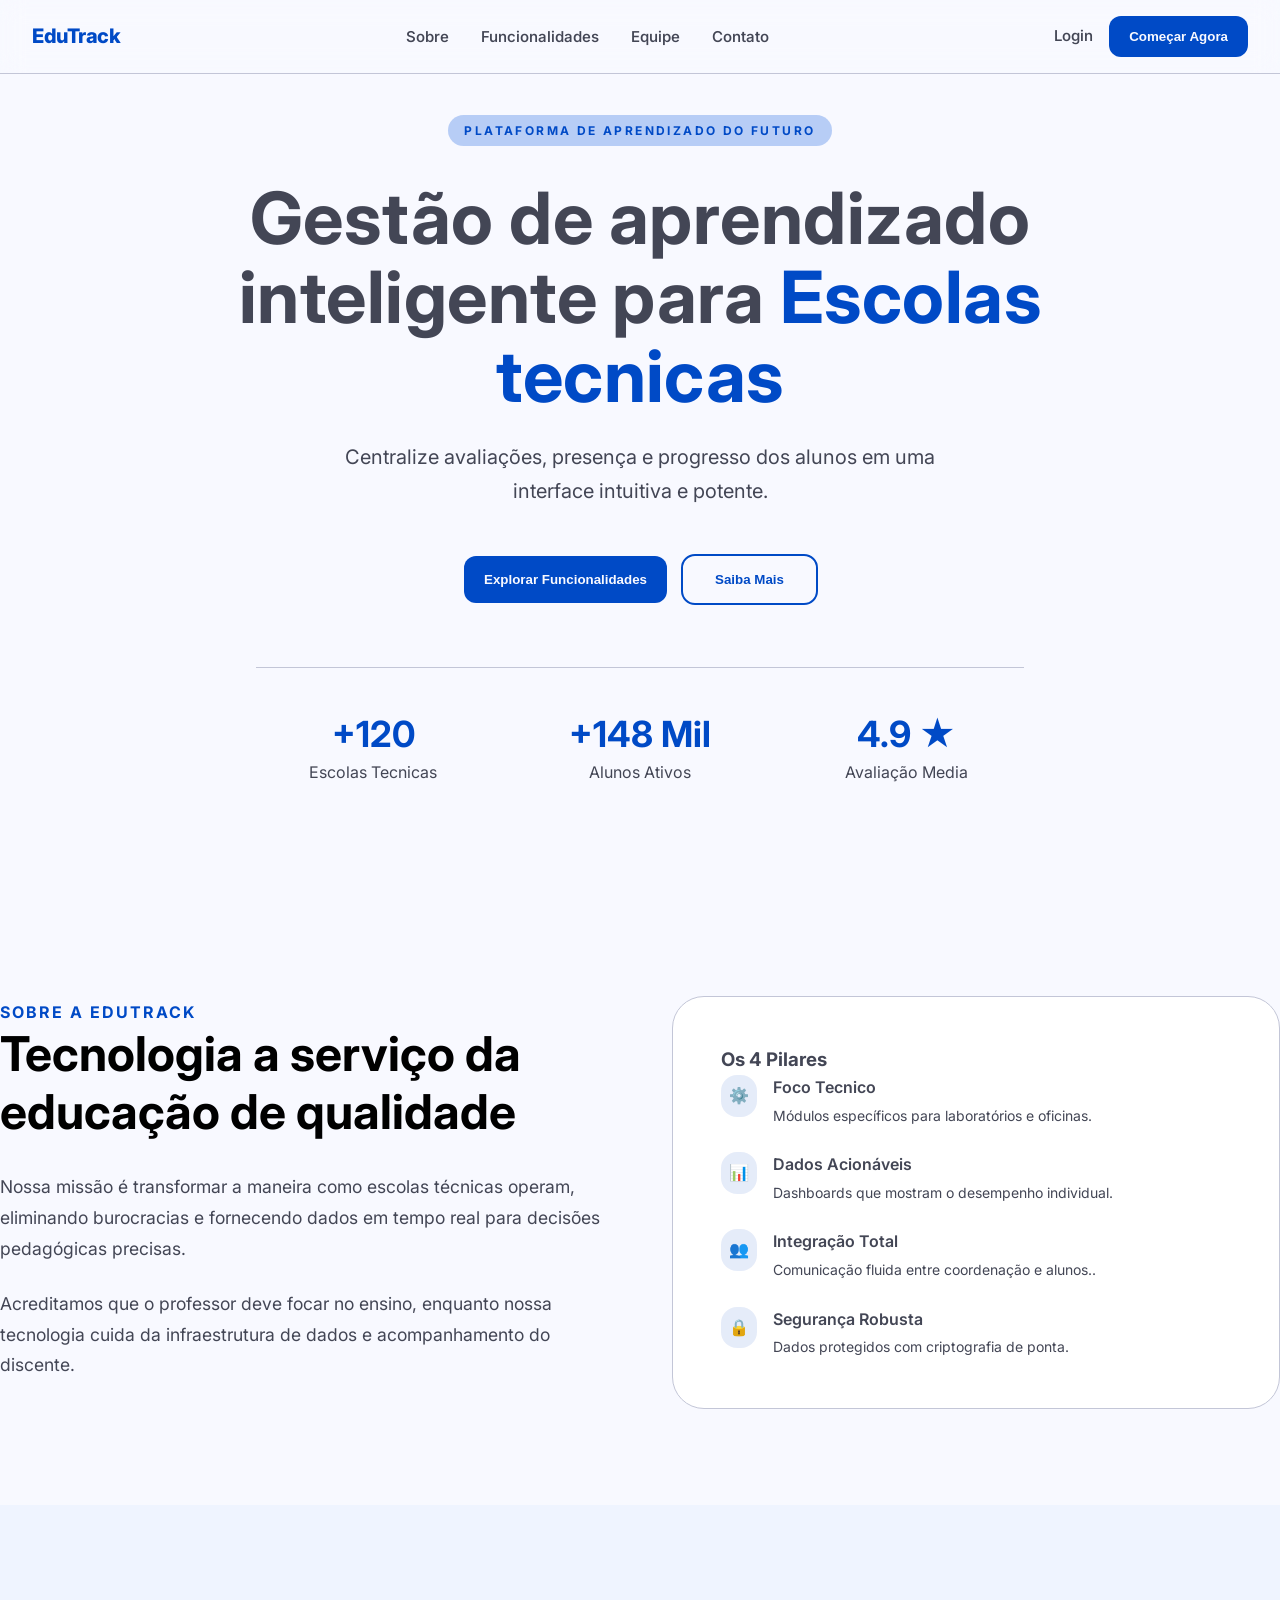
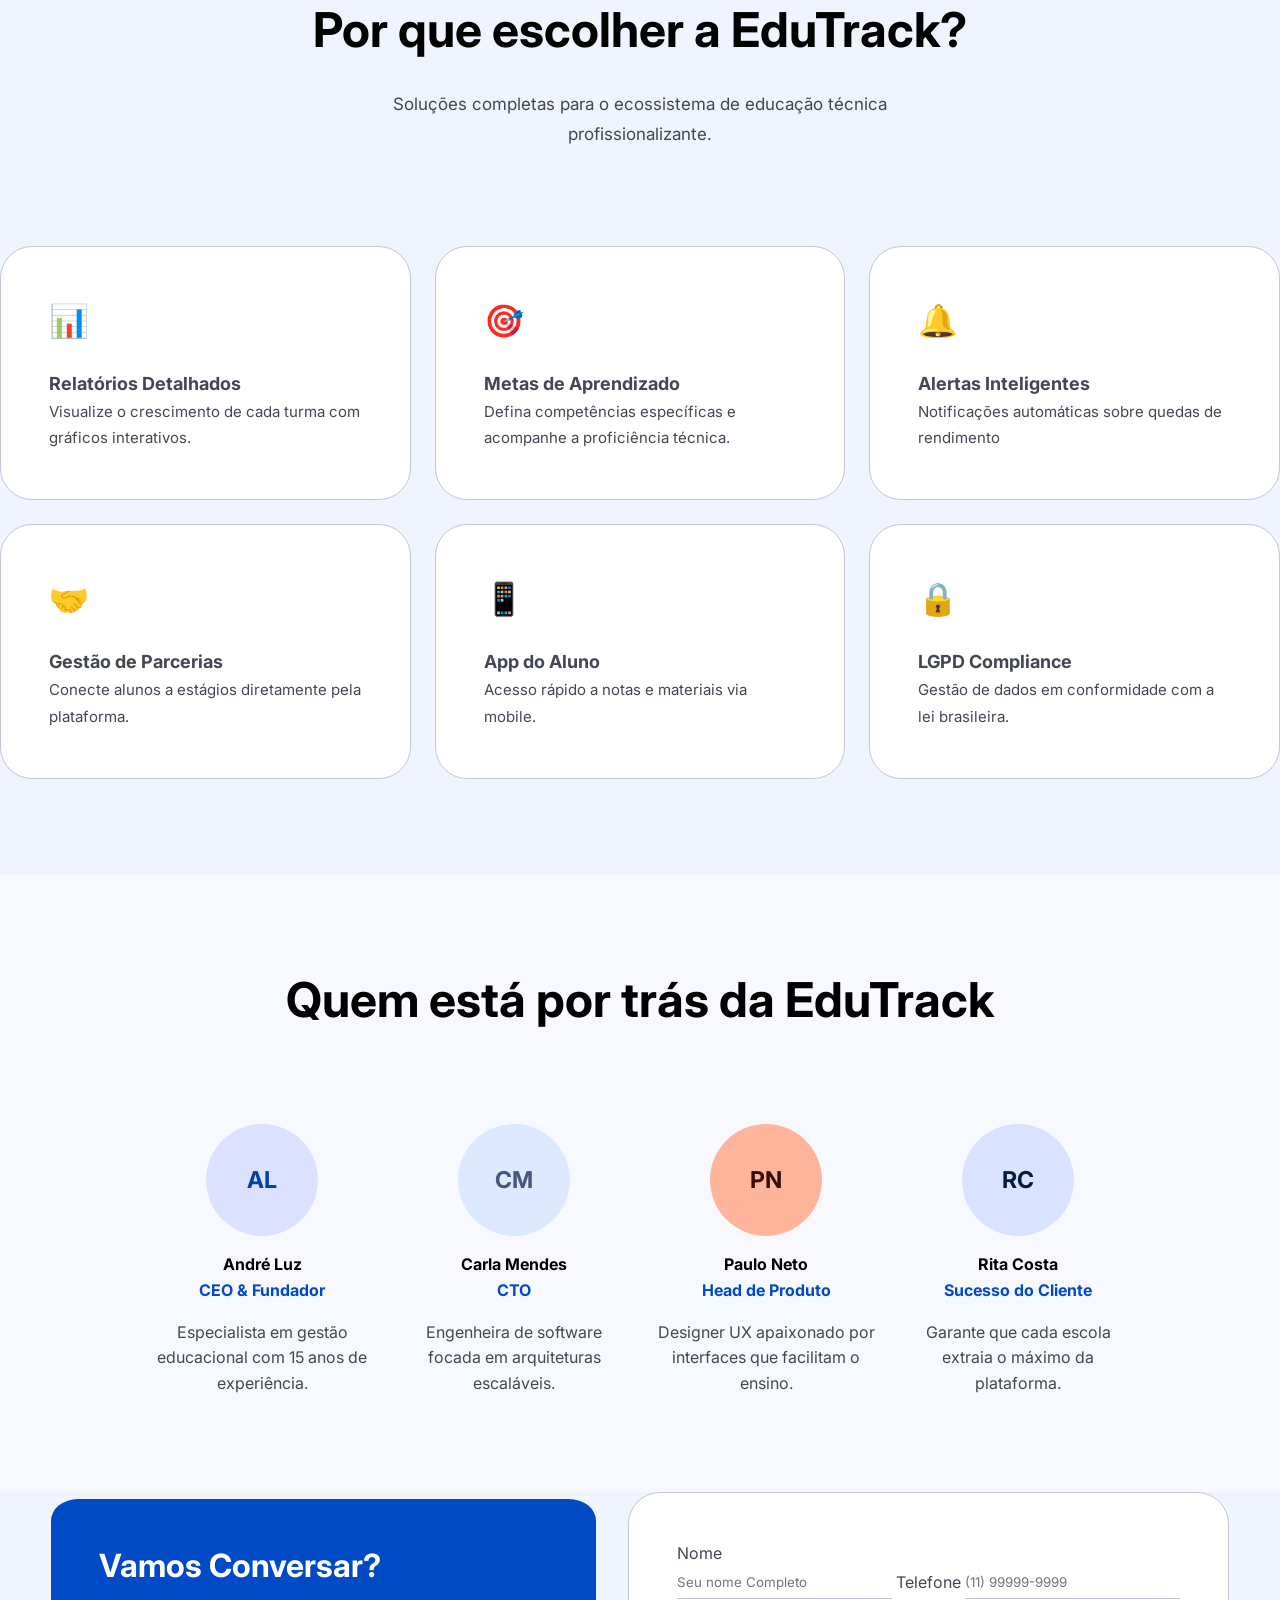
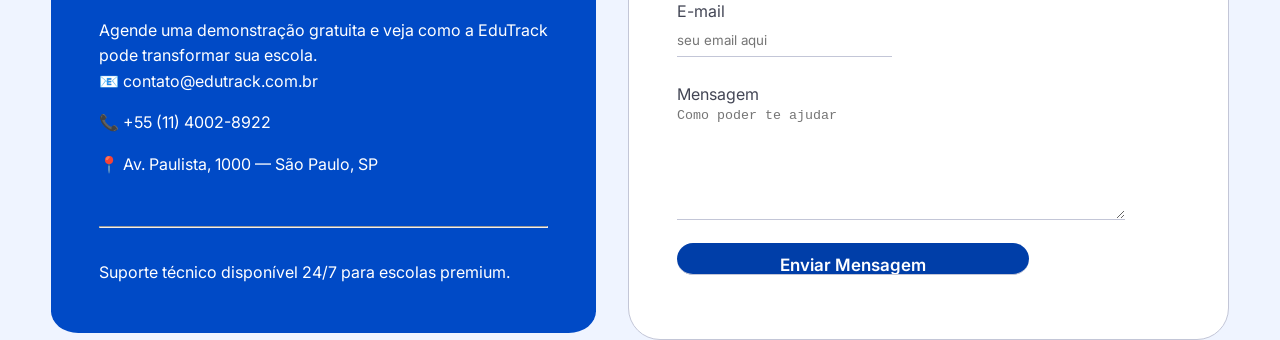
<file: aula03/aula4/landing_page/index.html>
<!DOCTYPE html>
<html lang="pt-br">

<head>
    <meta charset="UTF-8">
    <meta name="viewport" content="width=device-width, initial-scale=1.0">
    <link rel="preconnect" href="https://fonts.googleapis.com">
    <link rel="preconnect" href="https://fonts.gstatic.com" crossorigin>
    <link
        href="https://fonts.googleapis.com/css2?family=Inter:ital,opsz,wght@0,14..32,100..900;1,14..32,100..900&display=swap"
        rel="stylesheet">
    <link rel="stylesheet" href="style.css">
    <title>Landing Page</title>
</head>

<body>
    <header class="navbar">
        <nav class="navbar-inner">
            <a href="#" class="navbar-logo">EduTrack</a>
            <ul class="navbar-links">

                <li><a href="#sobre">Sobre</a></li>
                <li><a href="#funcionalidades">Funcionalidades</a></li>
                <li><a href="#equipe">Equipe</a></li>
                <li> <a href="#contato">Contato</a></li>

            </ul>
            <div class="botoes">
                <a href="#login" class="navbar-login-link">Login</a>
                <button class="navbar-button">Começar Agora</button>
            </div>

        </nav>



    </header>
    <main>
        <section class="hero">

            <span class="hero-label">plataforma de aprendizado do futuro</span>
            <h1 class="hero-titulo">Gestão de aprendizado inteligente para <span>Escolas tecnicas </span> </h1>
            <p class="hero-subtitulo">Centralize avaliações, presença e progresso dos alunos em uma interface
                intuitiva e potente. </p>
            <div class="hero-botoes">
                <button class="btn-funcionalidades"> Explorar Funcionalidades</button>
                <button class="btn-saiba-mais">Saiba Mais</button></div>
            <div class="hero-estatisticas">
                <div class="hero-estatisticas-item">
                    <span class="dados-numeros">+120</span>
                    <span class="dados-decricao">Escolas Tecnicas</span>

                </div>
                <div class="hero-estatisticas-item">
                    <span class="dados-numeros">+148 Mil</span>
                    <span class="dados-decricao">Alunos Ativos</span>
                </div>
                <div class="hero-estatisticas-item">
                    <span class="dados-numeros">4.9 ★</span>
                    <span class="dados-decricao">Avaliação Media</span>
                </div>



            </div>


        </section>
        <section class="sobre">
            <div class="conteiner">

                <div class="sobre-texto">
                    <!-- primeira coluna -->
                    <span>Sobre a EduTrack</span>
                    <h2>Tecnologia a serviço da educação de qualidade</h2>
                    <p class="sobre-paragrafo">Nossa missão é transformar a maneira como escolas técnicas operam,
                        eliminando burocracias e fornecendo dados em tempo real para decisões pedagógicas precisas.</p>
                    <p class="sobre-paragrafo">Acreditamos que o professor deve focar no ensino, enquanto nossa
                        tecnologia cuida da infraestrutura de dados e acompanhamento do discente.</p>


                </div><!-- fim da primeira coluna -->
                <!--  -->
                <div class="sobre-pilares">
                    <h3 class="sobre-pilates-titulo">Os 4 Pilares</h3>
                    <ul class="pilares-lista">
                        <li class="pilar">
                            <div class="pilar-icone">⚙️</div>
                            <div>
                                <strong class="pilar-titulo">Foco Tecnico</strong>
                                <span class="pilar-descricao">Módulos específicos para laboratórios e oficinas.</span>


                            </div>
                        </li>
                        <li class="pilar">
                            <div class="pilar-icone">📊</div>
                            <div>
                                <strong class="pilar-titulo">Dados Acionáveis</strong>
                                <span class="pilar-descricao">Dashboards que mostram o desempenho individual.</span>


                            </div>
                        </li>
                        <li class="pilar">
                            <div class="pilar-icone">👥</div>
                            <div>
                                <strong class="pilar-titulo">Integração Total</strong>
                                <span class="pilar-descricao">Comunicação fluida entre coordenação e alunos..</span>


                            </div>
                        </li>
                        <li class="pilar">
                            <div class="pilar-icone">🔒</div>
                            <div>
                                <strong class="pilar-titulo">Segurança Robusta</strong>
                                <span class="pilar-descricao">Dados protegidos com criptografia de ponta.</span>


                            </div>
                        </li>
                    </ul>
                </div>



            </div>

        </section>

        <section class="solucoes">
            <div class="conteiner">
                <header class="solucoes-header">
                    <h2>Por que escolher a EduTrack?</h2>
                    <p class="solucoes-descricao">Soluções completas para o ecossistema de educação técnica
                        profissionalizante.</p>

                </header>

                <div class="cards-grids">



                    <div class="card">


                        <div class="card-icone">📊</div>
                        <div class="card-titulo">Relatórios Detalhados</div>
                        <p class="card-descricao">Visualize o crescimento de cada turma com gráficos interativos.</p>

                    </div>
                    <div class="card">

                        <div class="card-icone">🎯</div>
                        <div class="card-titulo">Metas de Aprendizado</div>
                        <p class="card-descricao">Defina competências específicas e acompanhe a proficiência técnica.
                        </p>
                    </div>

                    <div class="card">

                        <div class="card-icone">🔔</div>
                        <div class="card-titulo">Alertas Inteligentes</div>
                        <p class="card-descricao">Notificações automáticas sobre quedas de rendimento
                        </p>

                    </div>
                    <div class="card">

                        <div class="card-icone">🤝</div>
                        <div class="card-titulo">Gestão de Parcerias</div>
                        <p class="card-descricao">Conecte alunos a estágios diretamente pela plataforma.
                        </p>

                    </div>
                    <div class="card">

                        <div class="card-icone">📱</div>
                        <div class="card-titulo">App do Aluno</div>
                        <p class="card-descricao">Acesso rápido a notas e materiais via mobile.
                        </p>

                    </div>
                    <div class="card">

                        <div class="card-icone">🔒</div>
                        <div class="card-titulo">LGPD Compliance</div>
                        <p class="card-descricao">Gestão de dados em conformidade com a lei brasileira.
                        </p>


                    </div>
                </div>
            </div>


        </section>
        <!-- seção equipe -->
        <section class="equipe">
            <div class="conteiner-equipe">
                <h2 class="th2">Quem está por trás da EduTrack</h2>
                <div class="dados-equipe">
                    <div class="menbro-equipe">
                        <div class="avatar" style="background-color: #dbe1ff; color: #003ea8;">AL</div>
                        <h4>André Luz</h4>
                        <span class="menbro-cargo">CEO & Fundador</span>
                        <span class="menbro-descricao">Especialista em gestão educacional com 15 anos de
                            experiência.</span>
                    </div>
                    <div class="menbro-equipe">
                        <div class="avatar" style="background-color:#dce9ff;color: #465780;">CM</div>
                        <h4>Carla Mendes</h4>
                        <span class="menbro-cargo">CTO</span>
                        <span class="menbro-descricao">Engenheira de software focada em arquiteturas escaláveis.</span>
                    </div>
                    <div class="menbro-equipe">
                        <div class="avatar" style="background-color:#ffb59c;color:#380c00;">PN</div>
                        <h4>Paulo Neto</h4>
                        <span class="menbro-cargo">Head de Produto</span>
                        <span class="menbro-descricao">Designer UX apaixonado por interfaces que facilitam o
                            ensino.</span>
                    </div>
                    <div class="menbro-equipe">
                        <div class="avatar" style="background-color:#d9e2ff;color: #051a40;">RC</div>
                        <h4>Rita Costa</h4>
                        <span class="menbro-cargo">Sucesso do Cliente</span>
                        <span class="menbro-descricao">Garante que cada escola extraia o máximo da plataforma.</span>
                    </div>
                </div>
            </div>

        </section>
        <section class="contato">

            <div class="localizacao">
                <h2 class="vamos">Vamos Conversar?</h2>
                <p class="vamos2">Agende uma demonstração gratuita e veja como a EduTrack<br /> pode transformar sua
                    escola.

                </p>
                <span class="email">📧 contato@edutrack.com.br</span>
                <span class="te">📞 +55 (11) 4002-8922</span>
                <span class="street">📍 Av. Paulista, 1000 — São Paulo, SP</span>
                <hr>
                <div class="spp"> Suporte técnico disponível 24/7 para escolas premium.</div>
            </div>
            <div class="formulario">
                <div class="linha1">
                    <label class="nome">Nome</label><br />
                    <input type="text" placeholder="Seu nome Completo" required>
                    <label class="telefone">Telefone</label>
                    <input type="tel" placeholder="(11) 99999-9999" required>
                    <br /></div>
                <label class="mail">E-mail</label><br />
                <input type="mail" placeholder="seu email aqui" required><br /><br />
                <label class="mensagem">Mensagem</label><br />
                <textarea class="textarea" placeholder="Como poder te ajudar" required></textarea>
                <input type="submit" class="btn-enviar" value="Enviar Mensagem">
            </div>




        </section>




    </main>






</body>

</html>
</file>
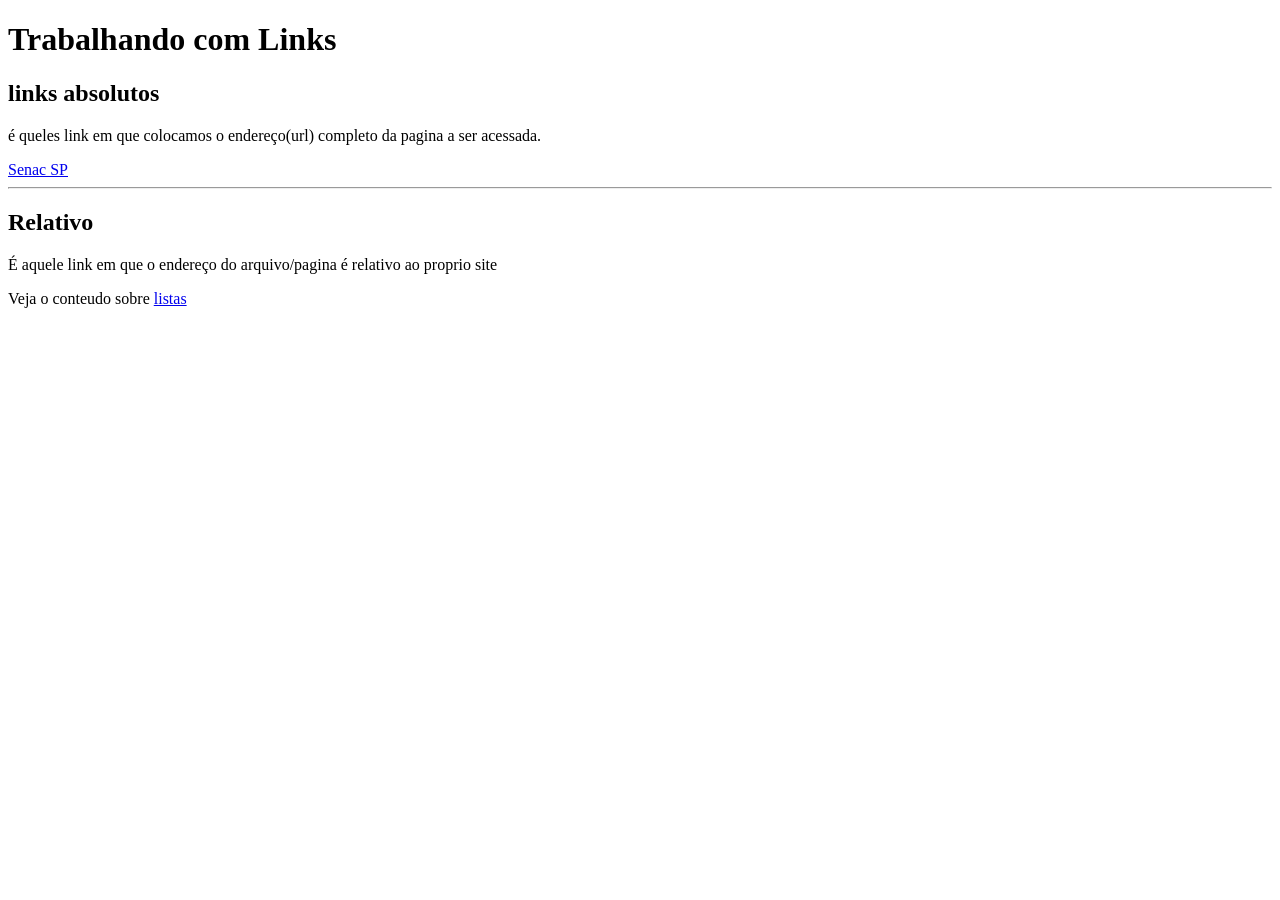
<file: links.html>
<!DOCTYPE html>
<html lang="pt-br">
<head>
    <meta charset="UTF-8">
    <meta name="viewport" content="width=device-width, initial-scale=1.0">
    <title>Links HTML</title>
</head>
<body>
    <h1>Trabalhando com Links</h1>
    <h2>links absolutos</h2>
    <p>é queles link em que colocamos o endereço(url) completo da pagina a ser acessada.</p>
    <a target="_blank" href="https://senaconline.sp.senac.br/">Senac SP</a>
    <hr>
    <h2>Relativo</h2>
    <p>É aquele link em que o endereço do arquivo/pagina é relativo ao proprio site</p>
    <p>Veja o conteudo sobre <a href="lista.html">listas</a></p>
</body>
</html>
</file>
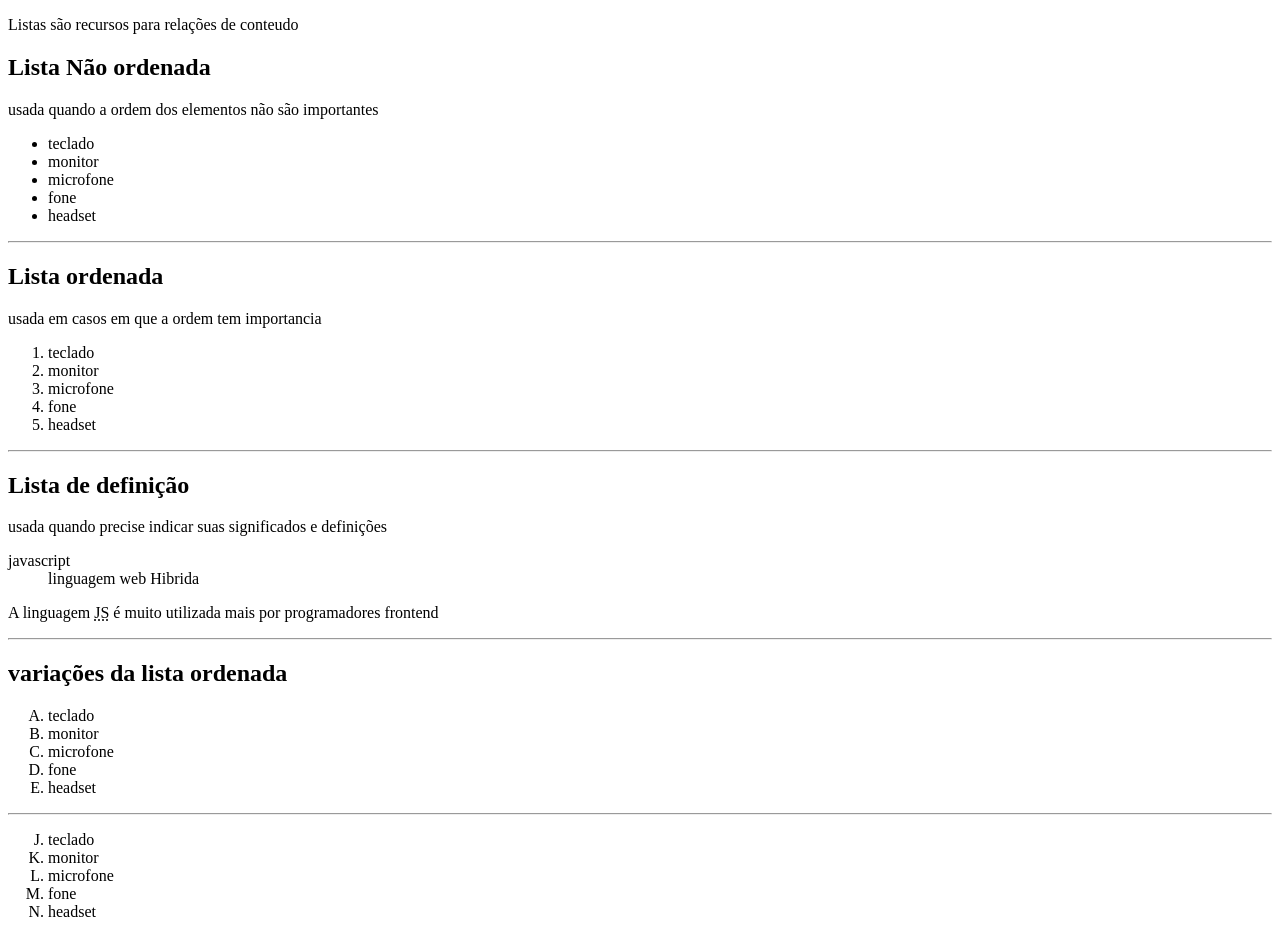
<file: lista.html>
<!DOCTYPE html>
<html lang="pt-br">
<head>
    <meta charset="UTF-8">
    <meta name="viewport" content="width=device-width, initial-scale=1.0">
    <title>Listas</title>
    <link rel="icon" href="img/icon.png"/>
</head>
<body>
    <p>Listas são recursos para relações de conteudo</p>
    <h2>Lista Não ordenada</h2>
    <P>usada quando a ordem dos elementos não são importantes</P>
    <ul>
        <li>teclado </li>
        <li>monitor</li>
        <li>microfone</li>
        <li>fone</li>
        <li>headset</li>
    </ul>
<hr>
    <h2>Lista ordenada</h2>
    <p>usada em casos em que a ordem tem importancia</p>
    <ol>
        <li>teclado </li>
        <li>monitor</li>
        <li>microfone</li>
        <li>fone</li>
        <li>headset</li>
    </ol>
    <hr>
    <h2>Lista de definição</h2>
    <P>usada quando precise indicar suas significados e definições</P>
    <dl>
        <dt>javascript</dt>
        <dd>linguagem web Hibrida</dd>
    </dl>
    <p>A linguagem <abbr title="javascript">JS</abbr> é muito utilizada mais por programadores frontend</p>
    <hr>
<h2>variações da lista ordenada</h2>
<ol type="A">
        <li>teclado </li>
        <li>monitor</li>
        <li>microfone</li>
        <li>fone</li>
        <li>headset</li>
    </ol>
    <hr>
<ol type="A">
        <li value="10">teclado </li>
        <li>monitor</li>
        <li>microfone</li>
        <li>fone</li>
        <li>headset</li>
    </ol>
</body>
</html>
</file>
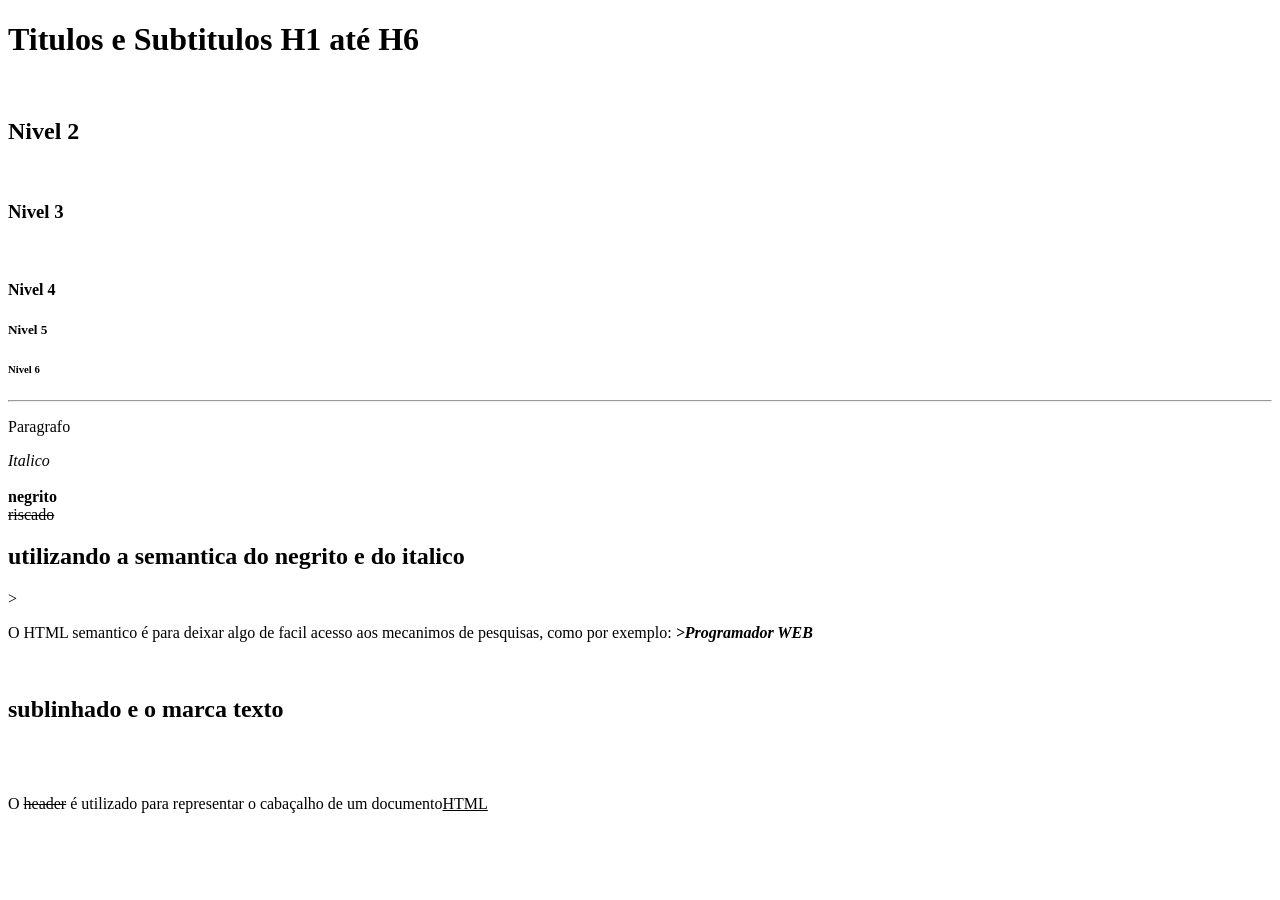
<file: tags_textuais.html>
<!DOCTYPE html>
<html lang="pt-br">
<head>
    <meta charset="UTF-8">
    <meta name="viewport" content="width=device-width, initial-scale=1.0">
    <title>Textos</title>
</head>
<body>
    <h1>Titulos e Subtitulos H1 até H6</h1><br/>
    <h2>Nivel 2</h2><br/>
    <h3>Nivel 3</h3><br/>
    <h4>Nivel 4</h4>
    <h5>Nivel 5</h5>
    <h6>Nivel 6</h6>
    <hr>


<p>Paragrafo</p>
<i>Italico</i><br/><br/>
<b>negrito</b><br/>
<s>riscado</s><br/>
<h2>utilizando a semantica do negrito e do italico</h2>>
<p style=>O HTML semantico é para deixar algo de facil acesso aos mecanimos de pesquisas, como por exemplo: <em><b>>Programador WEB</b></em></p><br/>
<h2>sublinhado e o marca texto</h2><br/><br/>
<p>O <s>header</s> é utilizado para representar o cabaçalho de um documento<u>HTML</u></p>
<!-- comentario de orientação de codigo -->

    
</body>
</html>
</file>
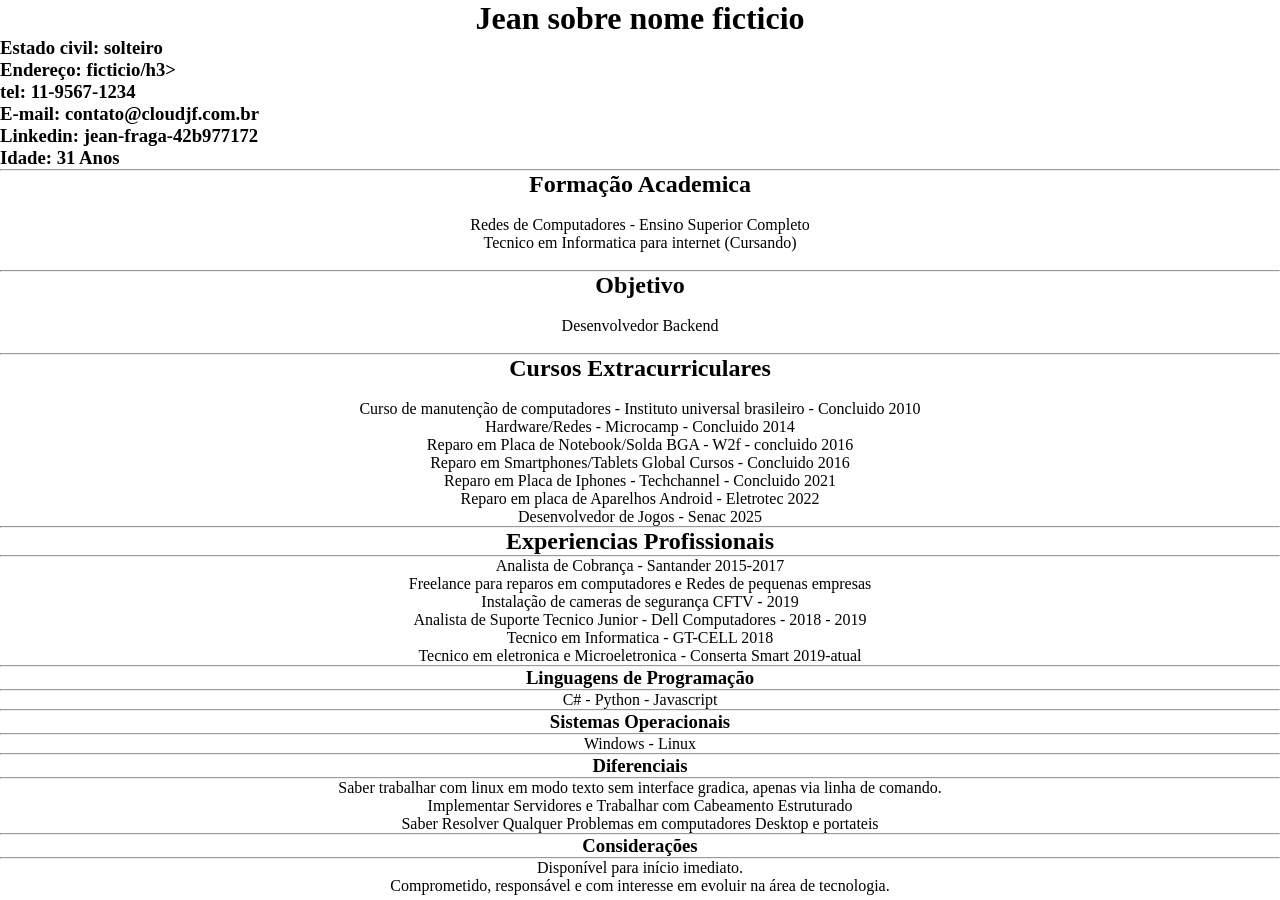
<file: vitae.html>
<!DOCTYPE html>
<html lang="pt-br">

<head>
    <meta charset="UTF-8">
    <meta name="viewport" content="width=device-width, initial-scale=1.0">
    <title>Jean Fraga</title>
    <link rel="icon" href="img/icon.png">
    <link rel="stylesheet" href="style.css">
    <style>
        * {
            /* reset universal para todo o site */
            margin: 0;
            padding: 0;
            box-sizing: border-box;

        }
    </style>

</head>

<body>
    <center>
        <h1>Jean sobre nome ficticio</h1>
    </center>

    <div class="a1">
        <H3>Estado civil: solteiro</H3>
        <h3>Endereço: ficticio/h3>
        <H3>tel: 11-9567-1234</H3>
        <H3>E-mail: contato@cloudjf.com.br</H3>
        <h3>Linkedin: jean-fraga-42b977172</h3>
        <h3>Idade: 31 Anos</h3>
    </div>
    <hr>
    <h2>
        <center>Formação Academica</center>
    </h2><br />
    <ul>
        <center>Redes de Computadores - Ensino Superior Completo</center>
        <center>Tecnico em Informatica para internet (Cursando)</center>
    </ul>
    <br>
    <hr>
    <h2>
        <center>Objetivo</center>
    </h2><br />
    <ul>
        <center>Desenvolvedor Backend</center>
    </ul>
    <br>
    <hr>

    <h2>
        <center>
            </ul>Cursos Extracurriculares</ul>
        </center>
    </h2><br />
    <center>
        <ul>
            <li>Curso de manutenção de computadores - Instituto universal brasileiro - Concluido 2010</li>
            <li>Hardware/Redes - Microcamp - Concluido 2014</li>
            <li>Reparo em Placa de Notebook/Solda BGA - W2f - concluido 2016</li>
            <li>Reparo em Smartphones/Tablets Global Cursos - Concluido 2016</li>
            <li>Reparo em Placa de Iphones - Techchannel - Concluido 2021</li>
            <li>Reparo em placa de Aparelhos Android - Eletrotec 2022</li>
            <li>Desenvolvedor de Jogos - Senac 2025</li>
        </ul>
    </center>
    <hr>
    <center>
        <h2>Experiencias Profissionais</h2>
    </center>
    <hr>
    <center>
        <ul>Analista de Cobrança - Santander 2015-2017</ul>
        <ul>Freelance para reparos em computadores e Redes de pequenas empresas</ul>
        <ul>Instalação de cameras de segurança CFTV - 2019</ul>
        <ul>Analista de Suporte Tecnico Junior -
            Dell Computadores - 2018 - 2019
        </ul>
        <ul>Tecnico em Informatica - GT-CELL 2018</ul>
        <ul>Tecnico em eletronica e Microeletronica - Conserta Smart 2019-atual</ul>
    </center>
    <hr>
    <center>
        <h3>Linguagens de Programação</h3>
    </center>
    <hr>
    <center>
        C# - Python - Javascript
    </center>
    <hr>
    <center>
        <h3>Sistemas Operacionais</h3>
    </center>
    <hr>
    <center>
        Windows - Linux
    </center>
    <hr>
    <center>
        <h3>Diferenciais</h3>
    </center>
    <hr>
    <center>
        <ul>
            <ol>
                <n>Saber trabalhar com linux em modo texto sem interface gradica, apenas via linha de comando.</n>
            </ol>
            <ol>
                <n>Implementar Servidores e Trabalhar com Cabeamento Estruturado</n>
            </ol>
            <ol>
                <n>Saber Resolver Qualquer Problemas em computadores Desktop e portateis</n>
            </ol>
            </lol>
        </ul>
    </center>
    <hr>
    <center>
        <h3>Considerações </h3>
    </center>
    <hr>
    <div class="a1">
        <center>Disponível para início imediato. <br />
            Comprometido, responsável e com interesse em evoluir na área de tecnologia.
        </center>
        </h4>



</body>

</html>
</file>
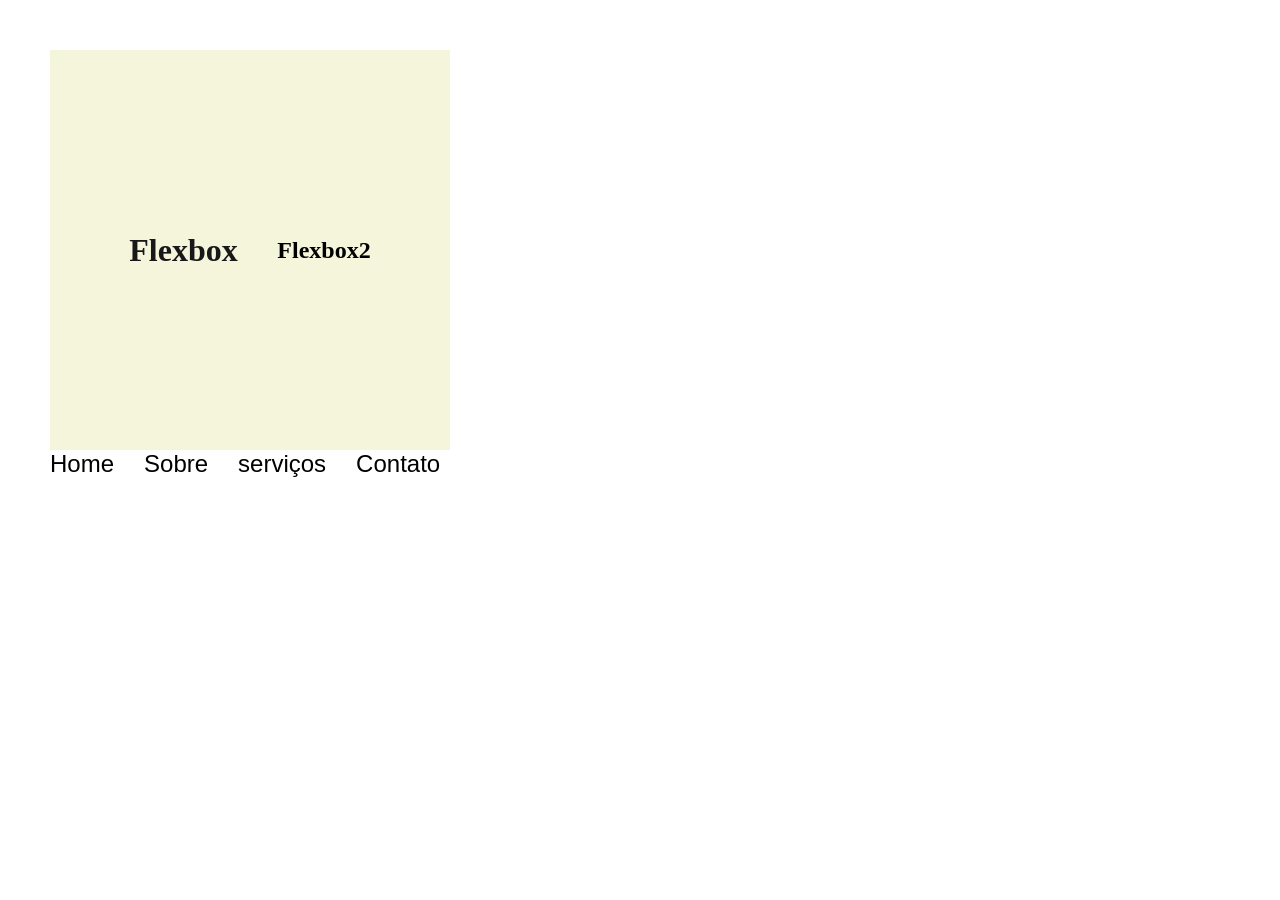
<file: aula03/flexbox.html>
<!DOCTYPE html>
<html lang="pt-br">

<head>
    <meta charset="UTF-8">
    <meta name="viewport" content="width=device-width, initial-scale=1.0">
    <title>flexbox</title>
    <link rel="icon" href="/img/favicon.ico">
    <link rel="stylesheet" href="../aula03/style.css">
</head>

<body>
    <div class="box1">
        <h1></h1>
        <h1 id="titulo-principal">Flexbox</h1>
        <h2>Flexbox2</h2>
        <h2></h2>
    </div>
    <nav>
        <ul>
            <li><a href="#">Home</a></li>
            <li><a href="#">Sobre</a></li>
            <li><a href="#">serviços</a></li>
            <li><a href="#">Contato</a></li>
        </ul>
    </nav>
</body>

</html>
</file>
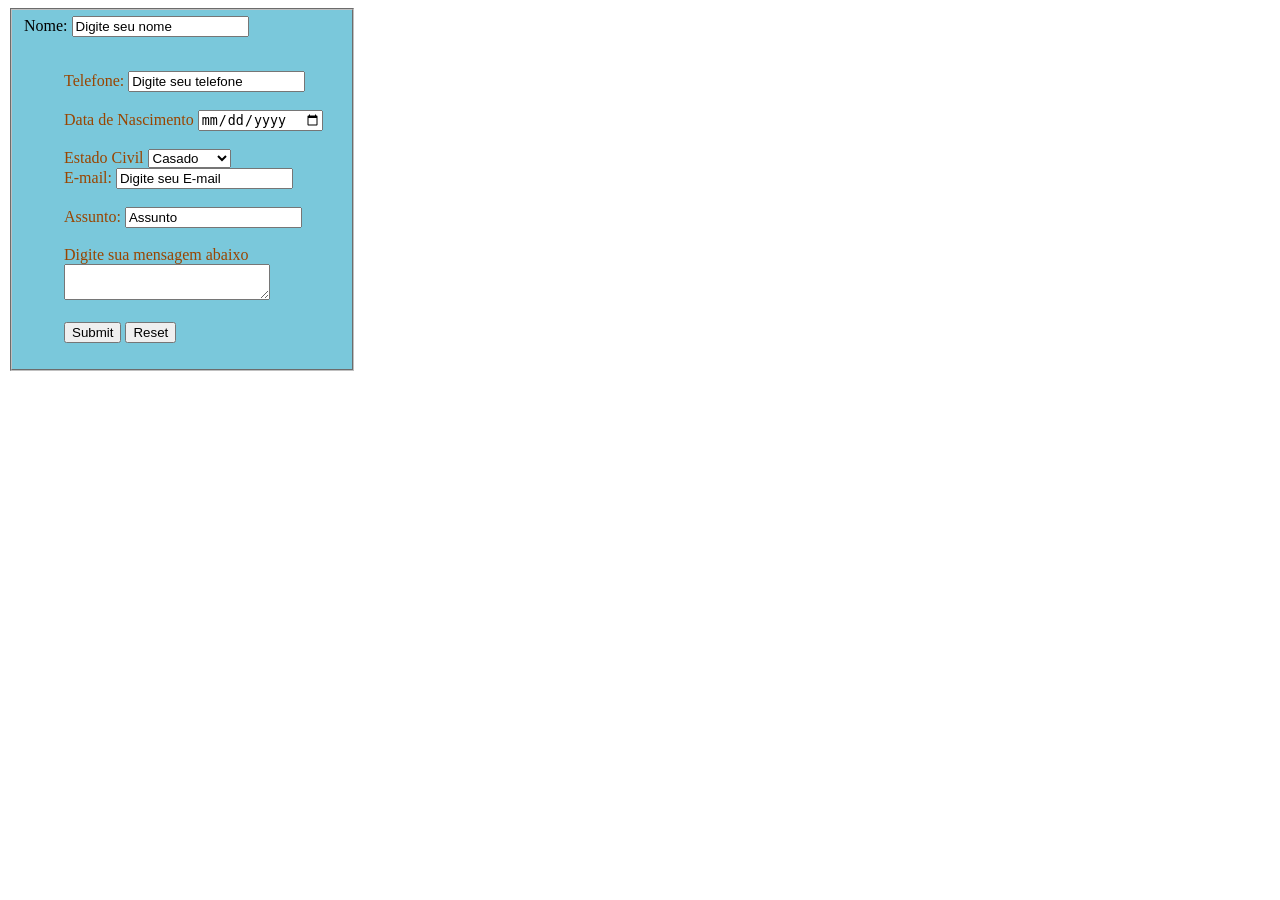
<file: file-html/form.html>
<!DOCTYPE html>
<html lang="en">

<head>
    <meta charset="UTF-8">
    <meta name="viewport" content="width=device-width, initial-scale=1.0">
    <link rel="stylesheet" href="style.css">
    <title>formularios</title>
</head>

<body>

    <form action="/enviar" method="get">
        <fieldset>
            <label>Nome: <input type="text" name="nome" value="Digite seu nome" required></label>
            <br><br />
            <ol><label>Telefone: <input type="tel" name="tel" value="Digite seu telefone" required></label>
                <br><br />
                <label>Data de Nascimento <input type="date" name="date" value="Digite sua data de nascimento"
                        required></label>
                <br><br />
                <label for="estadocivil">Estado Civil</label>
                <select name="estadocivil" id="ecivil">
                    <option value="Casado">Casado</option>
                    <option value="solteiro">solteiro</option>
                    <option value="divorciado">divorciado</option>
                    <option value="viuvo">viuvo</option>
                </select><br>
                <label>E-mail: <input type="email" name="email" value="Digite seu E-mail" required></label>

                <br><br />

                <label>Assunto: <input type="text" name="assunto" value="Assunto" required></label>

                <br><br />
                <label>Digite sua mensagem abaixo</label>
                <textarea name="textar" value="Digite sua Mensagem" width=600, right=300></textarea>
                <br><br />
                <input type="submit">
                <input type="reset">
        </fieldset>


    </form>
    </ul>



</body>

</html>
</file>
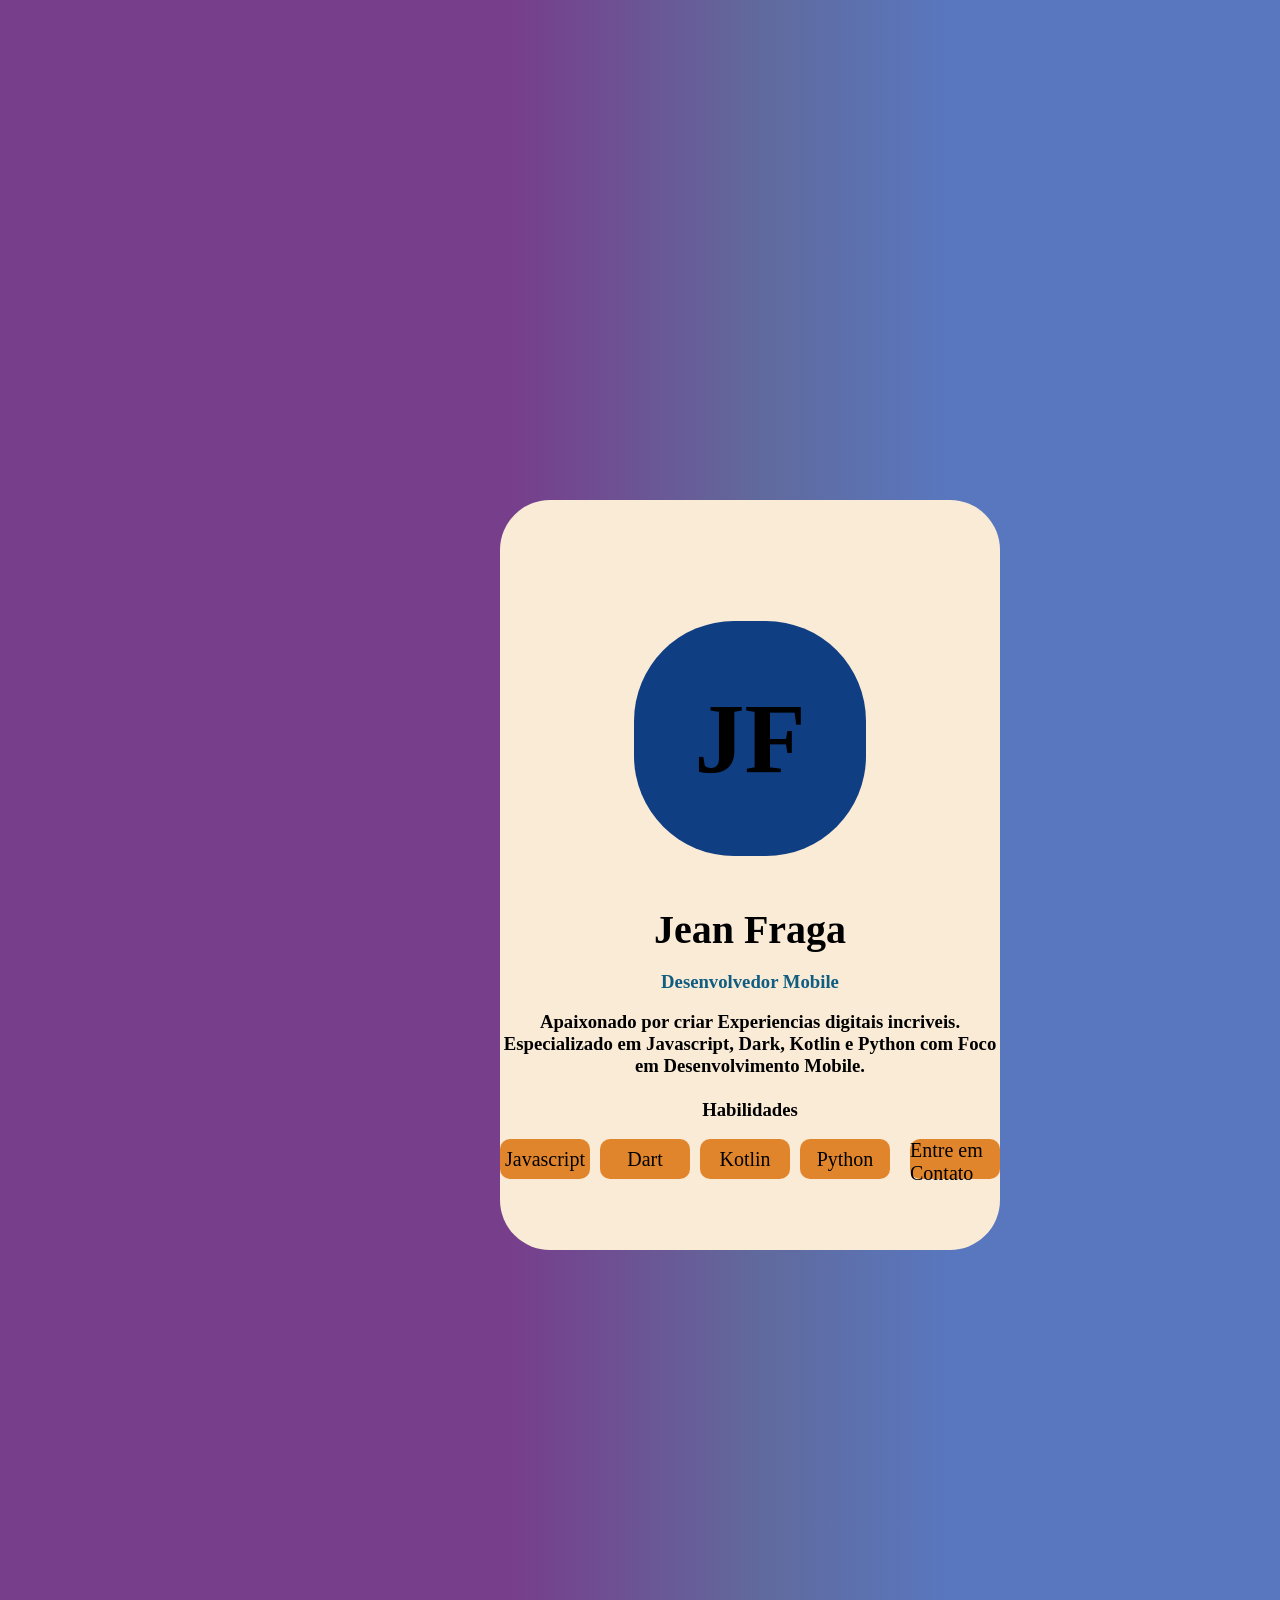
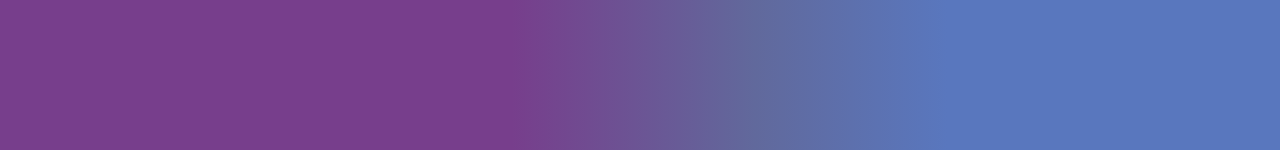
<file: aula03/flexbox-l-one/card.html>
<!DOCTYPE html>
<html lang="pt-br">

<head>
    <meta charset="UTF-8">
    <meta name="viewport" content="width=device-width, initial-scale=1.0">
    <title>Card</title>
    <style>
        * {
            margin: 0;
            padding: 0;
            box-sizing: border-box;
        }

        body {

            background: linear-gradient(90deg, rgba(119, 62, 140, 1) 40%, rgba(97, 105, 156, 1) 59%, rgba(89, 119, 190, 1) 74%);
            background: linear-gradient(90deg, rgba(119, 62, 140, 1) 17%, rgba(97, 105, 156, 1) 59%, rgba(89, 119, 190, 1) 74%, rgba(87, 199, 133, 1) 0%, ) 100%;
            padding: 500px 500px;
            display: flex;
            flex-direction: row;

        }

        div {

            display: flex;
            flex-direction: column;
            justify-content: center;
            align-items: center;
            background-color: antiquewhite;
            border-radius: 50px;
            height: 750px;

        }

        input {
            display: flex;
            flex-direction: row;
            border-radius: 50px;
            width: 130px;
            align-items: normal;
            gap: 10px;
            flex-wrap: wrap;
            padding: 8px 12px;
            cursor: pointer;


        }


        h1 {
            background-color: rgb(16, 62, 131);
            border-radius: 100px;
            padding: 60px;
            margin: 50px 50px 50px 50px;
            font-size: 100px;
        }

        h2 {
            font-size: 40px;
        }

        .dev {
            color: rgb(16, 93, 129);
        }

        .txt {
            font-family: italic;
            text-align: center;
        }

        .btn2 {
            color: rgb(248, 248, 248);
            width: 180px;
            height: 40px;
        }

        ul {
            display: flex;
            gap: 10px;
            cursor: pointer;
            list-style: none;

        }

        ul li {
            display: flex;
            flex-direction: row;
            align-items: center;
            justify-content: center;
            flex-wrap: wrap;
            background-color: rgba(219, 109, 6, 0.808);
            border-radius: 10px;
            width: 90px;
            height: 40px;
            font-size: 20px;
            flex-wrap: wrap;
        }

        ul li:hover {
            background-color: blue;
        }
    </style>
</head>

<body>

    <div>
        <h1>JF</h1>
        <h2>Jean Fraga</h2><br />
        <h3 class="dev">Desenvolvedor Mobile</h3><br />
        <h3 class="txt">Apaixonado por criar Experiencias digitais incriveis.
            Especializado em Javascript, Dark, Kotlin e Python com Foco em Desenvolvimento Mobile.<br /><br />
            <h3>Habilidades</h3><br />
            <ul>
                <li>Javascript</li>
                <li>Dart</li>
                <li>Kotlin</li>
                <li>Python</li><br /><br>
                <li>Entre em Contato</li>
            </ul>
        </h3>
    </div>


</body>

</html>
</file>
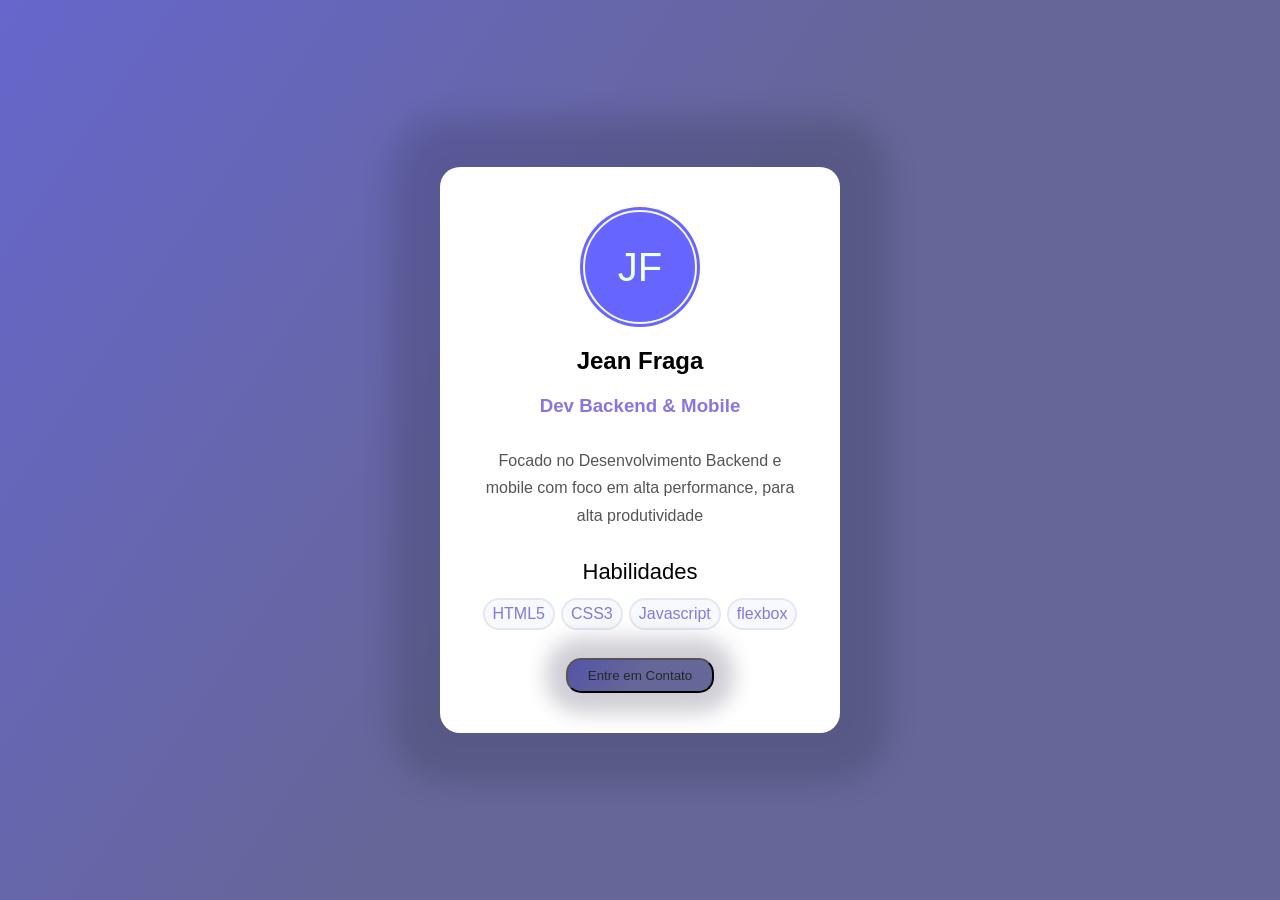
<file: aula03/flexbox-l-one/resol.html>
<!DOCTYPE html>
<html lang="pt-br">

<head>
    <meta charset="UTF-8">
    <meta name="viewport" content="width=device-width, initial-scale=1.0">
    <link rel="stylesheet" href="stylo.css">
    <title>Card</title>

</head>

<body>


    <main>
        <header>
            <span class="perfil">
                <h1>JF</h1>
            </span>
            <h2>Jean Fraga</h2>
            <h3>Dev Backend & Mobile</h3>
        </header>
        <article>
            <p>Focado no Desenvolvimento Backend e mobile com foco em alta performance, para alta produtividade</p>

        </article>
        <article>
            <h4>Habilidades</h4>
            <ul>
                <li>
                    HTML5

                </li>
                <li>CSS3</li>
                <li>Javascript</li>
                <li>flexbox</li>
            </ul>
        </article>
        <button>Entre em Contato</button>
    </main>



</body>

</html>
</file>
<file: aula03/aula4/landing_page/style.css>
*{
    margin: 0;
    padding: 0;
    box-sizing: border-box;
}


/* declaração de variaveis */
:root{
/* cores da pagina */
    --azul-principal: #004ac6;
    --azul-hover:#003ea8;
    --cor-fundo: #f8f9ff;
    --laranja-rosada: #ffb59c;
    --txt-cor: rgb(32, 32, 129);
    --txt-suave: #434655;
    --cor-borda:#c3c6d7;

/* tipografia*/

--fonte-txt: 'Inter';
/* espaçamento */
--space-xs: 0.5rem;  /*8px  */
--space-sm: 1rem;    /*16px */
--space-md: 1.5rem;  /* 24px */
--space-lg: 2rem;    /* 32px */
--space-xl: 3rem;    /* 48px */
--space-xxl: 6rem;   /* 96px */
/* bordas arredondadas */

--raio-sm: 0.5.rem;
--raio-md: 0.75rem;
--raio-lg: 1rem;
}
body{
    font-family: var(--fonte-txt);
    background-color: var(--cor-fundo);
    color: var(--txt-suave);
    line-height: 1.6;

}
h2 {
    font-size: clamp(1.7rem, 3rem, 3rem );
    font-weight: 700;
    line-height: 1.2;
    color: black;
    margin-bottom: var(--space-lg);
}
.navbar{
    position: fixed;
    top: 0;
    left: 0;
    width: 100%;
    z-index: 9999999999;/*posicionamento dos itens em camada Fronte - Sobre Posto */
    /* background-color: var(--cor-fundo);
    opacity: 0.85; */
    backdrop-filter: blur(12px);/*efeito de vidro opaco*/
    border-bottom: 1px solid var(--cor-borda);
}
.navbar-inner{
    display: flex;
    flex-direction: row;
    max-width: 1280px;
    justify-content: space-between;
    align-items: center;
    margin: 0 auto; /*centraliza o elemento horizontalmente*/
        padding: var(--space-sm) var(--space-lg);

}
.navbar-logo{
    font-size: 1.25rem;
    font-weight: 800;
    color: var(--azul-principal);
    text-decoration: none;
    letter-spacing: -.03rem;

}
.navbar-links{
    display: flex;
    gap: var(--space-lg);
    list-style: none;
}
.navbar-links a{
     text-decoration: none;
     color: var(--txt-suave);
     font-size: 0.9375rem;
     font-weight: 550;
}
.navbar-links a:hover{
     text-decoration: none;
     color: var(--azul-hover);
     font-size: 0.9375rem;
     font-weight: 550;
     /*comportamente quando o mouse passa por cima*/
}
.botoes{
    display: flex;
    align-items: center;
    gap: var(--space-sm);
}
.navbar-button{
    background-color: var(--azul-principal);
    border: none;
    color: var(--cor-fundo);
    font-size: 0,9375rem;
    font-weight: 700;
    padding: 0.8rem 1.25rem;
    border-radius: var(--raio-md);
    cursor: pointer;


}
.navbar-button{
    background-color: var(--);
    border: none;
    color: var(--cor-fundo);
    font-size: 0,9375rem;
    font-weight: 700;
    padding: 0.8rem 1.25rem;
    border-radius: var(--raio-md);
    cursor: pointer;
    transition: all 0.15s ease;


}
.navbar-button:hover{
    background-color: var(--azul-hover);
    border: none;
    color: var(--cor-fundo);
    font-size: 0,9375rem;
    font-weight: 700;
    padding: 0.8rem 1.25rem;
    border-radius: var(--raio-md);
    cursor:pointer;
    transform: scale(1.02);

}
.navbar-login-link{
    text-decoration: none;    
    color: var(--txt-suave);
    font-weight: 550;
    font-size: 0.9375rem;

}
.navbar-login-link:hover{
    text-decoration: none;    
    color: var(--azul-hover);
    font-weight: 550;
    font-size: 0.9375rem;


}
.hero{
    display: flex;
    /* vh significa view port height, 100vh é a altura total da janela */
    min-height:100vh ;
    flex-direction: column;
    align-items: center;
    justify-content: center;
    padding: var(--space-lg) var(--space-xxl);
}
.hero-label{
    display: inline-block;
    background-color: #0655dd44;
    padding: 0.375rem 1rem;
    letter-spacing: 0.15rem;
    text-transform: uppercase;
    color: var(--azul-principal);
    font-size: 0.75rem;
    font-weight: 700;
    border-radius: 1.5rem;
    margin-bottom: 2rem;


}
.hero-titulo{
    /* clamp(minimo,ideal,maximo) */
    font-size: clamp(2.5rem, 5.68rem, 4.5rem);
    line-weight:800;
    line-height: 1.1;
    letter-spacing: 0.03rem;
    color: var(--txt-suave);
    max-width: 56rem;
    text-align: center;
    margin-bottom: var(--space-md);
}
.hero-titulo span{
    color: var(--azul-principal);
}
.hero-subtitulo{
    font-size: clamp(1rem, 1.875rem, 1.25rem);
    color:var(--txt-suave);
    max-width: 42rem;
    line-height: 1.7;
    margin-bottom: 3rem;
    text-align: center;
}
.btn-funcionalidades{
    background-color: var(--azul-principal);
    border: none;
    color: var(--cor-fundo);
    font-size: 0,9375rem;
    font-weight: 700;
    padding: 0.8rem 1.25rem;
    border-radius: var(--raio-md);
    cursor: pointer;
    transition: all 0.15s ease;


}
.btn-funcionalidades:hover{
    background-color: var(--azul-hover);
    border: none;
    color: var(--cor-fundo);
    font-size: 0,9375rem;
    font-weight: 700;
    transform: scale(1.05);
    border-radius: var(--raio-md);
    cursor: pointer;
    transition: all 0.15s ease;


}
.btn-saiba-mais{
    background-color: var(--cor-fundo);
    border: none;
    color: var(--azul-principal);
    outline: 2px solid var(--azul-principal);
    font-size: 0,9375rem;
    font-weight: 700;
    padding: 1rem 2rem;
    border-radius: var(--raio-md);
    cursor: pointer;
    transition: all 0.15s ease;



}

.btn-saiba-mais:hover{
    transform: scale(1.05);
}
.hero-botoes{
    display: flex;
    gap: var(--space-sm);
    margin-bottom: 4rem;
}
.hero-estatisticas{
    display: grid;
    grid-template-columns: repeat(3,1fr);
    gap: var(--space-lg);
    width: 100%;
    max-width: 48rem;
    padding-top: var(--space-xl);
    border-top: 1px solid var(--cor-borda);

}
.hero-estatisticas-item{
    display: flex;
    flex-direction: column;
    align-items: center;
    gap: var(--space-xs);
}
.dados-numeros{
    font-size: 2.25rem;
    color: var(--azul-principal);
    font-weight: 700;
    line-height:1;
}
.dados-descricao{
    font-size: 0.9375rem;
    color: var(--txt-suave);
    font-weight: 500;


}
.sobre{
    padding: var(--space-xxl) 0;

}
.sobre .conteiner{
    display: grid;
    grid-template-columns: 1fr 1fr;
    /* 1fr 1fr -. duas colunas de tamanhos iguais */
    gap: 4rem;
    align-items: center;
    max-width: 1280px;
    margin: 0 auto;
}
.sobre-texto span{
    text-transform: uppercase;
    color: var(--azul-principal);
    font-weight: 700;
    letter-spacing: 2px;
    margin-bottom: var(--space-xl);
}
.sobre-titulo{
    font-size: clamp(1.7rem, 3rem, 3rem );
    font-weight: 700;
    line-height: 1.2;
    color: var(--txt-suave);
    margin-bottom: var(--space-lg);
}
.sobre-paragrafo{
    font-size: 1.1rem;
    color: var(--txt-suave);
    line-height: 1.75;
    margin-bottom: var(--space-md);
}
.sobre-pilares{
    background-color: white;
    border: 1px solid var(--cor-borda);
    border-radius: var(--space-lg);
    padding: var(--space-xl);
}

.sobre-pilares-titulo{
    font-size: 1.75rem;
    font-weight: 700;
    color: var(--txt-suave);
    margin-bottom: var(--space-lg);

}
.pilares-lista{
    list-style: none;
    display: flex;
    flex-direction: column;
    gap: var(--space-md);
}
.pilar{
    display: flex;
    align-items: start;
    gap: var(--space-sm);
}
.pilar-icone{
    background-color: color-mix(in srgb,var(--azul-principal) 10%, transparent);
    padding: var(--space-xs);
    border-radius: var(--space-sm);
}
.pilar-titulo{
    display: block;
    font-weight: 600;
    color: var(--txt-suave);
    margin-bottom: 2px;
}
.pilar-descricao{
    font-size: 0.875rem;
    color: var(--txt-suave);
    line-height: 1.5;
}
/* section solucoes */
.solucoes{
    background-color: #eff4ff;
    padding: var(--space-xxl) 0;
}
.solucoes .conteiner{
    max-width: 1280px;
    margin: 0 auto;
}
.solucoes-header{
    text-align: center;
    margin-bottom: var(--space-xxl);
}
.solucoes-descricao{
    text-align: center;
    font-size: 1.0625rem;
    color: var(--txt-suave);
    line-height: 1.75;
    margin: 0 auto;
    max-width: 38rem;
    

}
.cards-grids{
    display: grid;
    /* o auto-fill o grid cria quantas colunas couberem */
    grid-template-columns: repeat(auto-fill, minmax(400px, 1fr));
    gap: var(--space-md);
}
.card{
    background-color: white;
    border: 1px solid var(--cor-borda);
    border-radius: var(--space-lg);
    padding: var(--space-xl);
    transition: transform 0.2s ease;
}
.card:hover{
    transform: translateY(-5px);
    box-shadow: 0 12px 40px rgba(0, 0, 0, 0.301);
    transition: 0.5s;
    
}
.card-icone{
    font-size: 2rem;
    font-weight: 700;
    margin-bottom: var(--space-md);
}
.card-titulo{
    font-size: 1.125rem;
    font-weight: 700;
    color: var(--txt-suave);
}
.card-descricao{
    font-size: 0.9375rem;
    color: var(--txt-suave);
    line-height: 1.75;
}

/* azul = #004ac6 */
/* equipe */
.equipe{
    padding: var(--space-xxl)0;
}
.conteiner-equipe{
    max-width: 1280px;
    width: 100%;
    margin: 0 auto;
    text-align: center;
}
.dados-equipe{
    display: flex;
    justify-content: center;
    gap: var(--space-lg);
       flex-wrap: wrap;
    

}
.menbro-equipe{
    width: 100%;
    max-width: 220px;
    display: flex;
    flex-direction: column;
    align-items: center;
    justify-content: center;
 

}
.avatar{
    width: 112px;
    height: 112px;
    display: flex;
    justify-content: center;
    align-items: center;
    border-radius: 50%;
    margin-bottom: 1rem;
    font-size: 1.45rem;
    font-weight: 700;
    

}
.avatar:hover{
    transform: translateY(-5px);
    box-shadow: 0 12px 40px rgba(0, 0, 0, 0.301);
    transition: 0.9s;
    

}
.th2{
    margin-bottom: 6rem;
}
h4{
    color: black;
}
.menbro-descricao{
    margin-top: 1rem;
}
.menbro-cargo{
    color: var(--azul-principal);
    font-weight: 700;
}
.contato{
    display: flex;
    flex-direction: row;  
    background-color: #eff4ff;
    flex-wrap: wrap;
    align-items: center;
    justify-content: center;
    gap: 2rem;


}
.localizacao{
    color: white;

    background-color: var(--azul-principal);
    border-radius:5%;
    padding: var(--space-xl);
    padding-top: 3rem;
    padding-right: 3;
    padding-left: 3rem;
    padding-bottom: 3rem;
}
.vamos{
    color: white;
}
.formulario{
    border: 1px solid var(--cor-borda);
    background-color: white;
    border-radius: var(--space-lg);
    padding: var(--space-xl);
    padding-right: 3;
    padding-left: 3rem;
    padding-bottom: 3rem;
    
}
.formulario input{
    border: none;
    border-bottom: 1px solid var(--cor-borda);
    padding: 0.75rem 0;
    font-family: var(--fonte-txt);
    font-size: 1 rem;
    color: var(--txt-cor);
    background-color: transparent;
    resize: none;
    height: 2rem;
}
.email{
    display: flex;
    margin-bottom: 1rem;
}
.street{
    display: flex;
    margin-bottom: 3rem;
}
.te{
    display: flex;
    margin-bottom: 1rem;
}
hr{
    display: flex;
    margin-bottom: 2rem;
}
.vamos{
    display: flex;
    font-size: 2rem;
    font-weight: 700;
}
.formulario .btn-enviar{
    display: flex;
    background-color: #003ea8;
    color: white;
    width: 70%;
    text-align: center;

    margin-top: 1rem;
    margin-bottom: 1rem;
    font-size: 1.0625rem;
    border-radius: var(--space-md);
    font-weight: 600;

}
.formulario .btn-enviar:hover{
    display: flex;
    background-color: #07398f;
    color: white;
    width: 70%;
    box-shadow: #43465557;
    text-align: center;

    margin-top: 1rem;
    font-size: 1.0625rem;
    border-radius: var(--space-md);
    font-weight: 600;

}
.formulario .textarea{
    border: none;
    border-bottom: 1px solid var(--cor-borda);
    width: 28rem;
    height: 7rem;
}
.formulario .linha1{

}
</file>
<file: style.css>
* {
            /* reset universal para todo o site */
            margin: 0;
            padding: 0;
            box-sizing: border-box;

        }
</file>
<file: aula03/style.css>
* {
            /* reset universal para todo o site */
            margin: 0;
            padding: 0;
            box-sizing: border-box;

        }
        body{
            padding: 50px 50px;
        }
        .box1{
            display: flex;
            flex-direction: row;
            justify-content: space-evenly;/* ele alinha na horizontal ou vertical */
            align-items: center;
            width: 400px;
            height: 400px;
            background-color: beige;
        }
        #titulo-principal{
            color: rgb(24, 24, 24);
        }
        ul {
            display: flex;
            gap: 30px;/* espaçamento entre os elementos*/
        }
        ul li{
            list-style: none;
            font-size: 1.5rem;

        }
        a{
            color: black;
            font-family: 'Segoe UI', Tahoma, Geneva, Verdana, sans-serif;
            text-decoration: none;
        }
        a:hover{
            color: rgb(167, 93, 8);
            
            text-decoration:;
            font-weight: 500;
        }
</file>
<file: file-html/style.css>
form{
    align-content: flex-start;
}

label {
    
    align-items: center;
    width: 120px;
}
fieldset{
    background-color: rgb(122, 200, 219);
    width: 25%;
    align-items: center;
    

}
textarea{
    width: 200px; right: 1500px;
}
ol{
    color: rgb(153, 69, 0);
}
</file>
<file: aula03/flexbox-l-one/stylo.css>
*{
    margin: 0;
    padding: 0;
    box-sizing: border-box;
}
body{
    display: flex;
    justify-content: center;
    align-items: center;
    background: linear-gradient(124deg,rgba(102, 102, 204, 1) 0%, rgba(102, 102, 153, 1) 50%);
    height: 100vh;
    font-family: 'Segoe UI', Tahoma, Geneva, Verdana, sans-serif;

}
main{
    display: flex;
    flex-direction: column;
    align-items: center;
    background-color: white;
    max-width: 400px;
    padding: 40px;
    gap: 30px;
    border-radius: 20px;
    box-shadow: 00px 00px 30px 50px rgba(0, 0, 0, 0.13);
    /* 
    1- offset-x -> faz o deslocamento no eixo x horizontal
    2- offset Y -> faz o deslocamento no eixo y na vertical
    3- blur -> Desfoque da sombra
    4 spread -> espalhamento da sombra
    5- color -> cor da sombra */
}
header{
    display: flex;
    flex-direction: column;
    align-items: center;
    gap: 20px;
}
article{
    display: flex;
    flex-direction: column;
    align-items: center;
    gap: 15px;
}
.perfil{
    display: flex;
    justify-content: center;
    align-items: center;
    border-radius: 50%;
    background-color: #6666ff;
    width: 120px;
    height: 120px;
    outline: 2px solid  rgb(248, 248, 248);
    outline-offset: -5px;
}
h1{
    font-weight: 500;
    font-size: 40px;
    color: azure;
}
h3{
    color: #8677e0;
    font-weight: 600;
}
p{
    text-align: center;
    line-height: 1.7;
    color: #555;
}
h4{
    font-size: 22px;
    font-weight: 500;
}
ul{
    display: flex;
    gap: 10px;
    

}
ul li{
    background-color: #f7fafc;
    outline: 2px solid #e2e8f0;
    border-radius: 20px;
    padding: 5px 8px;
    color: #8677e0;
    list-style: none;
}
button{
    cursor: pointer;
    color: rgb(34, 41, 41);
    padding: 8px 20px;
    border-radius: 15px;
    background: linear-gradient(124deg,rgb(84, 84, 167) 0%, rgba(102, 102, 153, 1) 50%);
    transition: background 1s ease;
    box-shadow: 0px 0px 20px 20px rgba(47, 42, 73, 0.233);
}
button:hover {
    background-color: #96a0bd2f;
    
}
</file>
